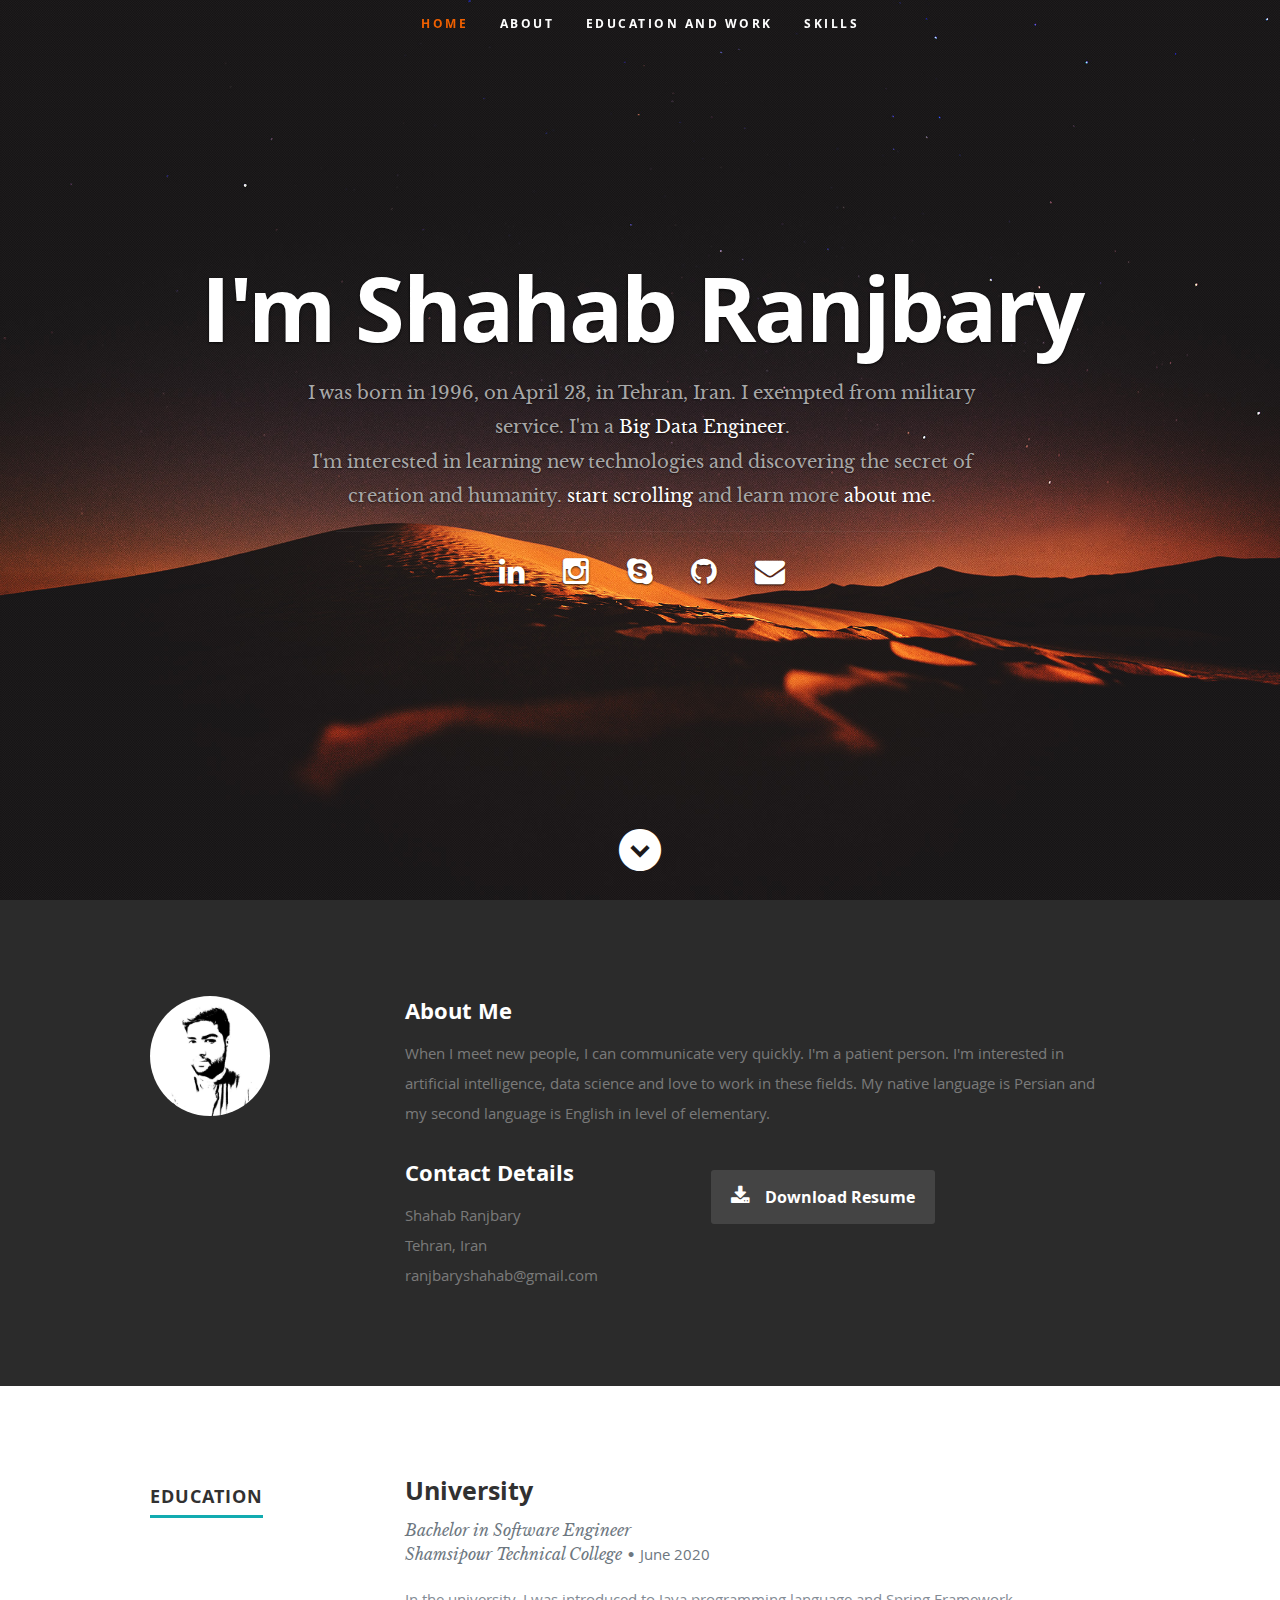
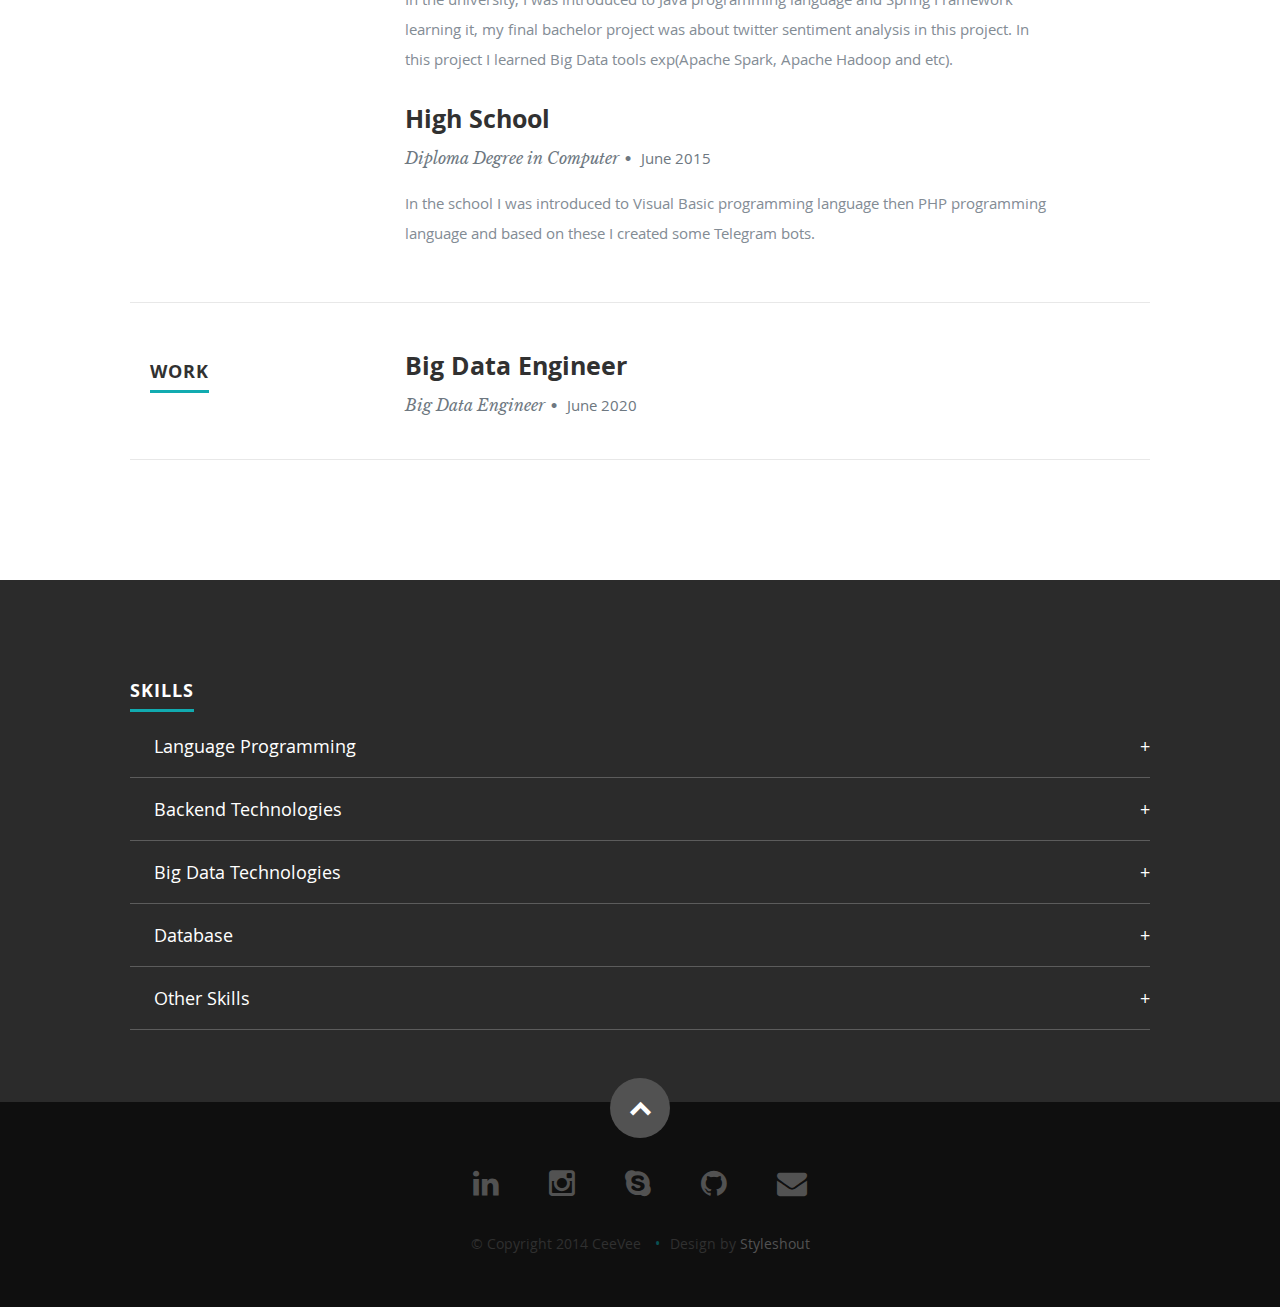
<file: index.html>
<!DOCTYPE html>
<!--[if lt IE 8 ]>
<html class="no-js ie ie7" lang="en"> <![endif]-->
<!--[if IE 8 ]>
<html class="no-js ie ie8" lang="en"> <![endif]-->
<!--[if (gte IE 8)|!(IE)]><!-->
<html class="no-js" lang="en"> <!--<![endif]-->
<head>

    <!--- Basic Page Needs
    ================================================== -->
    <meta charset="utf-8">
    <title>Shahab Ranjbary</title>
    <meta name="description" content="">
    <meta name="author" content="">

    <!-- Mobile Specific Metas
    ================================================== -->
    <meta name="viewport" content="width=device-width, initial-scale=1, maximum-scale=1">

    <!-- CSS
    ================================================== -->
    <link rel="stylesheet" href="css/default.css">
    <link rel="stylesheet" href="css/layout.css">
    <link rel="stylesheet" href="css/media-queries.css">
    <link rel="stylesheet" href="css/magnific-popup.css">

    <!-- Script
    ================================================== -->
    <script src="js/modernizr.js"></script>

    <!-- Favicons
     ================================================== -->
    <link rel="shortcut icon" href="favicon.png">

</head>

<body>

<!-- Header
================================================== -->
<header id="home">

    <nav id="nav-wrap">

        <a class="mobile-btn" href="#nav-wrap" title="Show navigation">Show navigation</a>
        <a class="mobile-btn" href="#" title="Hide navigation">Hide navigation</a>

        <ul id="nav" class="nav">
            <li class="current"><a class="smoothscroll" href="#home">Home</a></li>
            <li><a class="smoothscroll" href="#about">About</a></li>
            <li><a class="smoothscroll" href="#resume">Education and Work</a></li>
            <li><a class="smoothscroll" href="#skills">Skills</a></li>
        </ul> <!-- end #nav -->

    </nav> <!-- end #nav-wrap -->

    <div class="row banner">
        <div class="banner-text">
            <h1 class="responsive-headline">I'm Shahab Ranjbary</h1>
            <h3>I was born in 1996, on April 23, in Tehran, Iran. I exempted from military service.
                I'm a <span>Big Data Engineer</span>.
                <br>I'm interested in learning new technologies and discovering the secret of creation and humanity.
                <a class="smoothscroll" href="#about">start scrolling</a>
                and learn more <a class="smoothscroll" href="#about">about me</a>.</h3>
            <hr/>
            <ul class="social">
                <li><a href="https://www.linkedin.com/in/shahab-ranjbary-a499b6115/"><i class="fa fa-linkedin"></i></a>
                </li>
                <li><a href="https://www.instagram.com/ranjbaryshahab"><i class="fa fa-instagram"></i></a></li>
                <li><a href="https://join.skype.com/invite/sflwaBD0wVNM"><i class="fa fa-skype"></i></a></li>
                <li><a href="https://github.com/ranjbaryshahab"><i class="fa fa-github"></i></a></li>
                <li>
                    <a href="https://mail.google.com/mail/?to=ranjbaryshahab@gmail.com&bcc=admin@example.com&subject=Hey#compose"><i
                            class="fa fa-envelope"></i></a></li>

            </ul>
        </div>
    </div>

    <p class="scrolldown">
        <a class="smoothscroll" href="#about"><i class="icon-down-circle"></i></a>
    </p>

</header> <!-- Header End -->


<!-- About Section
================================================== -->
<section id="about">

    <div class="row">

        <div class="three columns">

            <img class="profile-pic" src="images/profilepic.jpg" alt=""/>

        </div>

        <div class="nine columns main-col">

            <h2>About Me</h2>

            <p>When I meet new people, I can communicate very quickly.
                I'm a patient person.
                I'm interested in <span>artificial intelligence</span>, <span>data science</span> and love to work in
                these fields. My native language is Persian and my second language is English in level of elementary.
            </p>
            <div class="row">
                <div class="columns contact-details">

                    <h2>Contact Details</h2>
                    <p class="address">
                        <span>Shahab Ranjbary</span><br>
                        <span>Tehran, Iran</span><br>
                        <span>ranjbaryshahab@gmail.com</span>
                    </p>

                </div>

                <div class="columns download">
                    <p>
                        <a href="Shahab's Resume.pdf" class="button"><i class="fa fa-download"></i>Download Resume</a>
                    </p>
                </div>

            </div> <!-- end row -->

        </div> <!-- end .main-col -->

    </div>

</section> <!-- About Section End-->


<!-- Resume Section
================================================== -->
<section id="resume">

    <!-- Education
    ----------------------------------------------- -->
    <div class="row education">

        <div class="three columns header-col">
            <h1><span>Education</span></h1>
        </div>

        <div class="nine columns main-col">

            <div class="row item">

                <div class="twelve columns">

                    <h3>University</h3>
                    <p class="info">Bachelor in Software Engineer<br>Shamsipour Technical College<span>&bull;</span><em
                            class="date">June 2020</em></p>
                    <p>
                        In the university, I was introduced to Java programming language and Spring Framework
                        learning it, my final bachelor project was about twitter sentiment analysis in this project.
                        In this project I learned Big Data tools exp(Apache Spark, Apache Hadoop and etc).
                    </p>

                </div>

            </div> <!-- item end -->

            <div class="row item">

                <div class="twelve columns">

                    <h3>High School</h3>
                    <p class="info">Diploma Degree in Computer<span>&bull;</span> <em class="date">June 2015</em></p>

                    <p>
                        In the school I was introduced to Visual Basic programming language then PHP programming
                        language
                        and based on these I created some Telegram bots.
                    </p>

                </div>

            </div> <!-- item end -->

        </div> <!-- main-col end -->

    </div> <!-- End Education -->


    <!-- Work
    ----------------------------------------------- -->
    <div class="row work">

        <div class="three columns header-col">
            <h1><span>Work</span></h1>
        </div>

        <div class="nine columns main-col">
            <div class="row item">

                <div class="twelve columns">

                    <h3>Big Data Engineer</h3>
                    <p class="info">Big Data Engineer<span>&bull;</span> <em class="date">June 2020</em></p>
                </div>

            </div> <!-- item end -->


        </div> <!-- main-col end -->

    </div> <!-- End Work -->

</section>
<!-- Skills
----------------------------------------------- -->

<section id="skills">
    <div class="row">
        <div class="row">
            <div class="two columns header-col">
                <h1><span>Skills</span></h1>
            </div>

            <div class="twelve columns">

                <div class="menu">
                    Language Programming
                    <span style="float: right">+</span>
                </div>
                <ul class="menu-ul">
                    <li class="menu-li">Java</li>
                    <li class="menu-li">Familiar with Scala</li>
                </ul>

                <div class="menu">
                    Backend Technologies
                    <span style="float: right">+</span>
                </div>
                <ul class="menu-ul">
                    <li class="menu-li">Spring Boot</li>
                </ul>

                <div class="menu">
                    Big Data Technologies
                    <span style="float: right">+</span>
                </div>
                <ul class="menu-ul">
                    <li class="menu-li">Apache Spark</li>
                    <li class="menu-li">Apache Hadoop</li>
                    <li class="menu-li">Familiar with Apache Hive</li>
                    <li class="menu-li">Familiar with Apache Pig</li>
                    <li class="menu-li">Familiar with Apache Impala</li>
                    <li class="menu-li">Familiar with Apache Nifi</li>
                </ul>

                <div class="menu">
                    Database
                    <span style="float: right">+</span>
                </div>
                <ul class="menu-ul">
                    <li class="menu-li">MySQL</li>
                    <li class="menu-li">SQL Server</li>
                    <li class="menu-li">Apache Cassandra</li>
                    <li class="menu-li">Familiar with HBase</li>
                </ul>

                <div class="menu">
                    Other Skills
                    <span style="float: right">+</span>
                </div>
                <ul class="menu-ul">
                    <li class="menu-li">Linux</li>
                </ul>
            </div>
        </div>

    </div>
</section> <!-- Skills Section End-->

<footer>
    <div class="row">

        <div class="twelve columns">

            <ul class="social-links">
                <li><a href="https://www.linkedin.com/in/shahab-ranjbary-a499b6115/"><i class="fa fa-linkedin"></i></a>
                </li>
                <li><a href="https://www.instagram.com/ranjbaryshahab"><i class="fa fa-instagram"></i></a></li>
                <li><a href="https://join.skype.com/invite/sflwaBD0wVNM"><i class="fa fa-skype"></i></a></li>
                <li><a href="https://github.com/ranjbaryshahab"><i class="fa fa-github"></i></a></li>
                <li>
                    <a href="https://mail.google.com/mail/?to=ranjbaryshahab@gmail.com&bcc=admin@example.com&subject=Hey#compose"><i
                            class="fa fa-envelope"></i></a></li>
            </ul>

            <ul class="copyright">
                <li>&copy; Copyright 2014 CeeVee</li>
                <li>Design by <a title="Styleshout" href="http://www.styleshout.com/">Styleshout</a></li>
            </ul>

        </div>

        <div id="go-top"><a class="smoothscroll" title="Back to Top" href="#home"><i class="icon-up-open"></i></a></div>


    </div>

</footer> <!-- Footer End-->


<!-- Java Script
================================================== -->
<script src="http://ajax.googleapis.com/ajax/libs/jquery/1.10.2/jquery.min.js"></script>
<script>window.jQuery || document.write('<script src="js/jquery-1.10.2.min.js"><\/script>')</script>
<script type="text/javascript" src="js/jquery-migrate-1.2.1.min.js"></script>

<script src="js/jquery.flexslider.js"></script>
<script src="js/waypoints.js"></script>
<script src="js/jquery.fittext.js"></script>
<script src="js/magnific-popup.js"></script>
<script src="js/init.js"></script>
<script src="js/collapsible.js"></script>

</body>

</html>
</file>
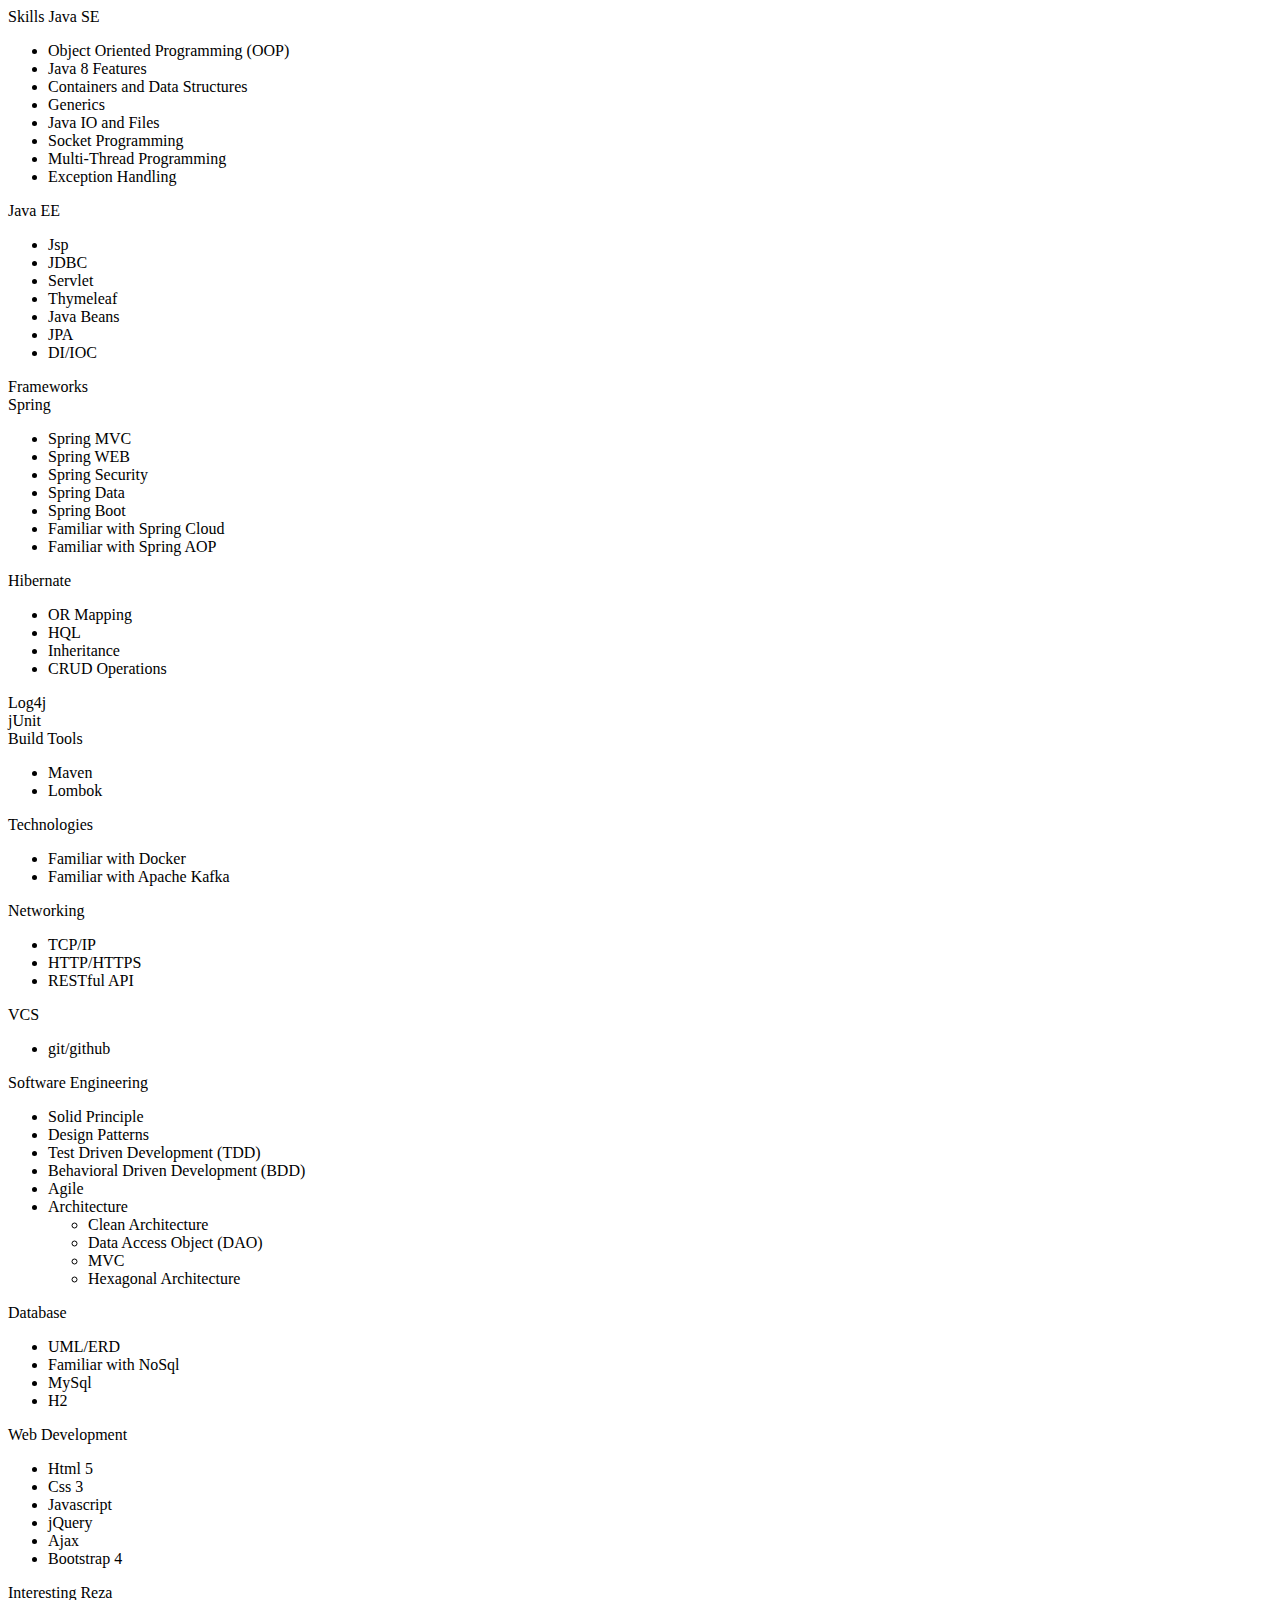
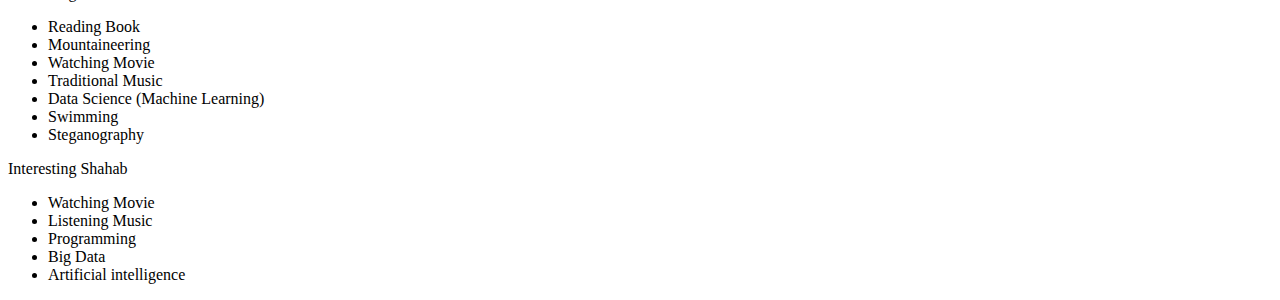
<file: resume.html>
<!DOCTYPE html>
<html lang="en">
<head>
    <meta charset="UTF-8">
    <title>Title</title>
</head>
<body>

<div>
    Skills
    Java SE
    <ul>
        <li>Object Oriented Programming (OOP)</li>
        <li>Java 8 Features</li>
        <li>‫‪Containers‬‬ ‫‪and‬‬ ‫‪Data‬‬ ‫‪Structures‬‬</li>
        <li>Generics</li>
        <li>‫‪Java‬‬ ‫‪IO‬‬ ‫‪and‬‬ ‫‪Files‬‬</li>
        <li>Socket Programming</li>
        <li>‫‪Multi-Thread‬‬ ‫‪Programming‬‬</li>
        <li>Exception Handling</li>
    </ul>
    Java EE
    <ul>
        <li>Jsp</li>
        <li>JDBC</li>
        <li>Servlet</li>
        <li>Thymeleaf</li>
        <li>Java Beans</li>
        <li>JPA</li>
        <li>DI/IOC</li>
    </ul>
    Frameworks
    <ui>
        <li>
            Spring
            <ul>
                <li>Spring MVC</li>
                <li>Spring WEB</li>
                <li>Spring Security</li>
                <li>Spring Data</li>
                <li>Spring Boot</li>
                <li>Familiar with Spring Cloud</li>
                <li>Familiar with Spring AOP</li>
            </ul>
        </li>

        <li>
            Hibernate
            <ul>
                <li>OR Mapping</li>
                <li>HQL</li>
                <li>Inheritance</li>
                <li>CRUD Operations</li>
            </ul>
        </li>

        <li>Log4j</li>
        <li>jUnit</li>
    </ui>


    Build Tools
    <ul>
        <li>Maven</li>
        <li>Lombok</li>
    </ul>

    Technologies
    <ul>
        <li>Familiar with Docker</li>
        <li>Familiar with Apache Kafka</li>
    </ul>

    Networking
    <ul>
        <li>TCP/IP</li>
        <li>HTTP/HTTPS</li>
        <li>RESTful API</li>
    </ul>

    VCS
    <ul>
        <li>git/github</li>
    </ul>

    Software Engineering
    <ul>
        <li>Solid Principle</li>
        <li>Design Patterns</li>
        <li>Test Driven Development (TDD)</li>
        <li>Behavioral Driven Development (BDD)</li>
        <li>Agile</li>
        <li>Architecture
            <ul>
                <li>Clean Architecture</li>
                <li>Data Access Object (DAO)</li>
                <li>MVC</li>
                <li>Hexagonal Architecture</li>
            </ul>
        </li>
    </ul>

    Database
    <ul>
        <li>UML/ERD</li>
        <li>Familiar with NoSql</li>
        <li>MySql</li>
        <li>H2</li>
    </ul>

    Web Development
    <ul>
        <li>Html 5</li>
        <li>Css 3</li>
        <li>Javascript</li>
        <li>jQuery</li>
        <li>Ajax</li>
        <li>Bootstrap 4</li>
    </ul>
</div>

<div>
    Interesting Reza
    <ul>
        <li>Reading Book</li>
        <li>Mountaineering</li>
        <li>Watching Movie</li>
        <li>Traditional Music</li>
        <li>Data Science (Machine Learning)</li>
        <li>Swimming</li>
        <li>Steganography</li>
    </ul>
</div>

<div>
    Interesting Shahab
    <ul>
        <li>Watching Movie</li>
        <li>Listening Music</li>
        <li>Programming</li>
        <li>Big Data</li>
        <li>Artificial intelligence</li>
    </ul>
</div>
</body>
</html>
</file>
<file: css/default.css>
/*
=====================================================================
*   Ceevee v1.0 Default Stylesheet
*   url: styleshout.com
*   03-17-2014
=====================================================================

TOC:
a. Webfonts and Icon fonts
b. Reset
c. Default Styles
   1. Basic
   2. Typography
   3. Links
   4. Images
   5. Buttons
   6. Forms
d. Grid
e. Others
   1. Clearing
   2. Misc

=====================================================================  */

/* ------------------------------------------------------------------ */
/* a. Webfonts and Icon fonts
 ------------------------------------------------------------------ */

@import url("fonts.css");
@import url("fontello/css/fontello.css");
@import url("font-awesome/css/font-awesome.min.css");

/* ------------------------------------------------------------------
/* b. Reset
      Adapted from:
      Normalize.css - https://github.com/necolas/normalize.css/
      HTML5 Doctor Reset - html5doctor.com/html-5-reset-stylesheet/
/* ------------------------------------------------------------------ */

html, body, div, span, object, iframe,
h1, h2, h3, h4, h5, h6, p, blockquote, pre,
abbr, address, cite, code,
del, dfn, em, img, ins, kbd, q, samp,
small, strong, sub, sup, var,
b, i,
dl, dt, dd, ol, ul, li,
fieldset, form, label, legend,
table, caption, tbody, tfoot, thead, tr, th, td,
article, aside, canvas, details, figcaption, figure,
footer, header, hgroup, menu, nav, section, summary,
time, mark, audio, video {
   margin: 0;
   padding: 0;
   border: 0;
   outline: 0;
   font-size: 100%;
   vertical-align: baseline;
   background: transparent;
}

article,aside,details,figcaption,figure,
footer,header,hgroup,menu,nav,section {
   display: block;
}

audio,
canvas,
video {
   display: inline-block;
}

audio:not([controls]) {
   display: none;
   height: 0;
}

[hidden] { display: none; }

code, kbd, pre, samp {
   font-family: monospace, serif;
   font-size: 1em;
}

pre {
   white-space: pre;
   white-space: pre-wrap;
   word-wrap: break-word;
}

blockquote, q { quotes: &#8220 &#8220; }

blockquote:before, blockquote:after,
q:before, q:after {
   content: '';
   content: none;
}

ins {
   background-color: #ff9;
   color: #000;
   text-decoration: none;
}

mark {
   background-color: #A7F4F6;
   color: #555;
}

del { text-decoration: line-through; }

abbr[title], dfn[title] {
   border-bottom: 1px dotted;
   cursor: help;
}

table {
   border-collapse: collapse;
   border-spacing: 0;
}


/* ------------------------------------------------------------------ */
/* c. Default and Basic Styles
      Adapted from:
      Skeleton CSS Framework - http://www.getskeleton.com/
      Typeplate Typographic Starter Kit - http://typeplate.com/
/* ------------------------------------------------------------------ */

/*  1. Basic  ------------------------------------------------------- */

*,
*:before,
*:after {
   -moz-box-sizing: border-box;
   -webkit-box-sizing: border-box;
   box-sizing: border-box;
}

html {
   font-size: 62.5%;
   -webkit-font-smoothing: antialiased;
}

body {
   background: #fff;
   font-family: 'opensans-regular', sans-serif;
   font-weight: normal;
   font-size: 15px;
   line-height: 30px;
	color: #838C95;

   -webkit-font-smoothing: antialiased; /* Fix for webkit rendering */
	-webkit-text-size-adjust: 100%;
}

/*  2. Typography
       Vertical rhythm with leading derived from 6
--------------------------------------------------------------------- */

h1, h2, h3, h4, h5, h6 {
   color: #313131;
	font-family: 'opensans-bold', sans-serif;
   font-weight: normal;
}
h1 a, h2 a, h3 a, h4 a, h5 a, h6 a { font-weight: inherit; }
h1 { font-size: 38px; line-height: 42px; margin-bottom: 12px; letter-spacing: -1px; }
h2 { font-size: 28px; line-height: 36px; margin-bottom: 6px; }
h3 { font-size: 22px; line-height: 30px; margin-bottom: 12px; }
h4 { font-size: 20px; line-height: 30px; margin-bottom: 6px; }
h5 { font-size: 18px; line-height: 30px; }
h6 { font-size: 14px; line-height: 30px; }
.subheader { }

p { margin: 0 0 30px 0; }
p img { margin: 0; }
p.lead {
   font: 19px/36px 'opensans-light', sans-serif;
   margin-bottom: 18px;
}

/* for 'em' and 'strong' tags, font-size and line-height should be same with
the body tag due to rendering problems in some browsers */
em { font: 15px/30px 'opensans-italic', sans-serif; }
strong, b { font: 15px/30px 'opensans-bold', sans-serif; }
small { font-size: 11px; line-height: inherit; }

/*	Blockquotes */
blockquote {
   margin: 30px 0px;
   padding-left: 40px;
   position: relative;
}
blockquote:before {
   content: "\201C";
   opacity: 0.45;
   font-size: 80px;
   line-height: 0px;
   margin: 0;
   font-family: arial, sans-serif;

   position: absolute;
   top:  30px;
	left: 0;
}
blockquote p {
   font-family: 'librebaskerville-italic', serif;
   padding: 0;
   font-size: 18px;
   line-height: 36px;
}
blockquote cite {
   display: block;
   font-size: 12px;
   font-style: normal;
   line-height: 18px;
}
blockquote cite:before { content: "\2014 \0020"; }
blockquote cite a,
blockquote cite a:visited { color: #8B9798; border: none }

/* ---------------------------------------------------------------------
/*  Pull Quotes Markup
/*
    <aside class="pull-quote">
		<blockquote>
			<p></p>
		</blockquote>
	 </aside>
/*
/* --------------------------------------------------------------------- */
.pull-quote {
   position: relative;
	padding: 18px 30px 18px 0px;
}
.pull-quote:before,
.pull-quote:after {
	height: 1em;
	opacity: 0.45;
	position: absolute;
	font-size: 80px;
   font-family: Arial, Sans-Serif;
}
.pull-quote:before {
	content: "\201C";
	top:  33px;
	left: 0;
}
.pull-quote:after {
	content: '\201D';
	bottom: -33px;
	right: 0;
}
.pull-quote blockquote {
   margin: 0;
}
.pull-quote blockquote:before {
   content: none;
}

/* Abbreviations */
abbr {
   font-family: 'opensans-bold', sans-serif;
	font-variant: small-caps;
	text-transform: lowercase;
   letter-spacing: .5px;
	color: gray;
}
abbr:hover { cursor: help; }

/* drop cap */
.drop-cap:first-letter {
	float: left;
	margin: 0;
	padding: 14px 6px 0 0;
	font-size: 84px;
	font-family: /* Copperplate */ 'opensans-bold', sans-serif;
   line-height: 60px;
	text-indent: 0;
	background: transparent;
	color: inherit;
}

hr { border: solid #E3E3E3; border-width: 1px 0 0; clear: both; margin: 11px 0 30px; height: 0; }


/*  3. Links  ------------------------------------------------------- */

a, a:visited {
   text-decoration: none;
   outline: 0;
   color: #11ABB0;

   -webkit-transition: color .3s ease-in-out;
   -moz-transition: color .3s ease-in-out;
   -o-transition: color .3s ease-in-out;
   transition: color .3s ease-in-out;
}
a:hover, a:focus { color: #313131; }
p a, p a:visited { line-height: inherit; }


/*  4. List  --------------------------------------------------------- */

ul, ol { margin-bottom: 24px; margin-top: 12px; }
ul { list-style: none outside; }
ol { list-style: decimal; }
ol, ul.square, ul.circle, ul.disc { margin-left: 30px; }
ul.square { list-style: square outside; }
ul.circle { list-style: circle outside; }
ul.disc { list-style: disc outside; }
ul ul, ul ol,
ol ol, ol ul { margin: 6px 0 6px 30px; }
ul ul li, ul ol li,
ol ol li, ol ul li { margin-bottom: 6px; }
li { line-height: 18px; margin-bottom: 12px; }
ul.large li { }
li p { }

/* ---------------------------------------------------------------------
/*  Stats Tab Markup

    <ul class="stats-tabs">
		<li><a href="#">[value]<b>[name]</b></a></li>
	 </ul>

    Extend this object into your markup.
/*
/* --------------------------------------------------------------------- */
.stats-tabs {
   padding: 0;
   margin: 24px 0;
}
.stats-tabs li {
	display: inline-block;
	margin: 0 10px 18px 0;
	padding: 0 10px 0 0;
	border-right: 1px solid #ccc;
}
.stats-tabs li:last-child {
	margin: 0;
	padding: 0;
	border: none;
}
.stats-tabs li a {
	display: inline-block;
	font-size: 22px;
	font-family: 'opensans-bold', sans-serif;
   border: none;
   color: #313131;
}
.stats-tabs li a:hover {
   color:#11ABB0;
}
.stats-tabs li a b {
	display: block;
	margin: 6px 0 0 0;
	font-size: 13px;
	font-family: 'opensans-regular', sans-serif;
   color: #8B9798;
}

/* definition list */
dl { margin: 12px 0; }
dt { margin: 0; color:#11ABB0; }
dd { margin: 0 0 0 20px; }

/* Lining Definition Style Markup */
.lining dt,
.lining dd {
	display: inline;
	margin: 0;
}
.lining dt + dt:before,
.lining dd + dt:before {
	content: "\A";
	white-space: pre;
}
.lining dd + dd:before {
	content: ", ";
}
.lining dd:before {
	content: ": ";
	margin-left: -0.2em;
}

/* Dictionary Definition Style Markup */
.dictionary-style dt {
	display: inline;
	counter-reset: definitions;
}
.dictionary-style dt + dt:before {
	content: ", ";
	margin-left: -0.2em;
}
.dictionary-style dd {
	display: block;
	counter-increment: definitions;
}
.dictionary-style dd:before {
	content: counter(definitions, decimal) ". ";
}

/* Pagination */
.pagination {
   margin: 36px auto;
   text-align: center;
}
.pagination ul li {
   display: inline-block;
   margin: 0;
   padding: 0;
}
.pagination .page-numbers {
   font: 15px/18px 'opensans-bold', sans-serif;
   display: inline-block;
   padding: 6px 10px;
   margin-right: 3px;
   margin-bottom: 6px;
	color: #6E757C;
	background-color: #E6E8EB;

	-webkit-transition: all 200ms ease-in-out;
	-moz-transition: all 200ms ease-in-out;
	-o-transition: all 200ms ease-in-out;
	-ms-transition: all 200ms ease-in-out;
	transition: all 200ms ease-in-out;

   -moz-border-radius: 3px;
   -webkit-border-radius: 3px;
   -khtml-border-radius: 3px;
	border-radius: 3px;
}
.pagination .page-numbers:hover {
   background: #838A91;
   color: #fff;
}
.pagination .current,
.pagination .current:hover {
   background-color: #11ABB0;
   color: #fff;
}
.pagination .inactive,
.pagination .inactive:hover {
   background-color: #E6E8EB;
	color: #A9ADB2;
}
.pagination .prev, .pagination .next {}

/*  5. Images  --------------------------------------------------------- */

img {
   max-width: 100%;
   height: auto;
}
img.pull-right { margin: 12px 0px 0px 18px; }
img.pull-left { margin: 12px 18px 0px 0px; }

/*  6. Buttons  --------------------------------------------------------- */

.button,
.button:visited,
button,
input[type="submit"],
input[type="reset"],
input[type="button"] {
   font: 16px/30px 'opensans-bold', sans-serif;
   background: #11ABB0;
   display: inline-block;
	text-decoration: none;
   letter-spacing: 0;
   color: #fff;
	padding: 12px 20px;
	margin-bottom: 18px;
   border: none;
   cursor: pointer;
   height: auto;

   -webkit-transition: all .2s ease-in-out;
	-moz-transition: all .2s ease-in-out;
	-o-transition: all .2s ease-in-out;
	-ms-transition: all .2s ease-in-out;
	transition: all .2s ease-in-out;

   -moz-border-radius: 3px;
   -webkit-border-radius: 3px;
   -khtml-border-radius: 3px;
   border-radius: 3px;
}

.button:hover,
button:hover,
input[type="submit"]:hover,
input[type="reset"]:hover,
input[type="button"]:hover {
   background: #3d4145;
   color: #fff;
}

.button:active,
button:active,
input[type="submit"]:active,
input[type="reset"]:active,
input[type="button"]:active {
   background: #3d4145;
   color: #fff;
}

.button.full-width,
button.full-width,
input[type="submit"].full-width,
input[type="reset"].full-width,
input[type="button"].full-width {
	width: 100%;
	padding-left: 0 !important;
	padding-right: 0 !important;
	text-align: center;
}

/* Fix for odd Mozilla border & padding issues */
button::-moz-focus-inner,
input::-moz-focus-inner {
    border: 0;
    padding: 0;
}


/*  7. Forms  --------------------------------------------------------- */

form { margin-bottom: 24px; }
fieldset { margin-bottom: 24px; }

input[type="text"],
input[type="password"],
input[type="email"],
textarea,
select {
   display: block;
   padding: 18px 15px;
   margin: 0 0 24px 0;
   border: 0;
   outline: none;
   vertical-align: middle;
   min-width: 225px;
	max-width: 100%;
   font-size: 15px;
   line-height: 24px;
	color: #647373;
	background: #D3D9D9;

}

/* select { padding: 0;
   width: 220px;
   } */

input[type="text"]:focus,
input[type="password"]:focus,
input[type="email"]:focus,
textarea:focus {
   color: #B3B7BC;
	background-color: #3d4145;
}

textarea { min-height: 220px; }

label,
legend {
   font: 16px/24px 'opensans-bold', sans-serif;
	margin: 12px 0;
   color: #3d4145;
   display: block;
}
label span,
legend span {
	color: #8B9798;
   font: 14px/24px 'opensans-regular', sans-serif;
}

input[type="checkbox"],
input[type="radio"] {
    font-size: 15px;
    color: #737373;
}

input[type="checkbox"] { display: inline; }

/* ------------------------------------------------------------------ */
/* d. Grid
---------------------------------------------------------------------
   gutter = 40px.
/* ------------------------------------------------------------------ */

/* default
--------------------------------------------------------------- */
.row {
   width: 96%;
   max-width: 1020px;
   margin: 0 auto;
}
/* fixed width for IE8 */
.ie .row { width: 1000px ; }

.narrow .row { max-width: 980px; }

.row .row { width: auto; max-width: none; margin: 0 -20px; }

/* row clearing */
.row:before,
.row:after {
    content: " ";
    display: table;
}
.row:after {
    clear: both;
}

.column, .columns {
   position: relative;
   padding: 0 20px;
   min-height: 1px;
   float: left;
}
.column.centered, .columns.centered  {
    float: none;
    margin: 0 auto;
}

/* removed gutters */
.row.collapsed > .column,
.row.collapsed > .columns,
.column.collapsed, .columns.collapsed  { padding: 0; }

[class*="column"] + [class*="column"]:last-child { float: right; }
[class*="column"] + [class*="column"].end { float: right; }

/* column widths */
.row .one         { width: 8.33333%; }
.row .two         { width: 16.66667%; }
.row .three       { width: 25%; }
.row .four        { width: 33.33333%; }
.row .five        { width: 41.66667%; }
.row .six         { width: 50%; }
.row .seven       { width: 58.33333%; }
.row .eight       { width: 66.66667%; }
.row .nine        { width: 75%; }
.row .ten         { width: 83.33333%; }
.row .eleven      { width: 91.66667%; }
.row .twelve      { width: 100%; }

/* Offsets */
.row .offset-1    { margin-left: 8.33333%; }
.row .offset-2    { margin-left: 16.66667%; }
.row .offset-3    { margin-left: 25%; }
.row .offset-4    { margin-left: 33.33333%; }
.row .offset-5    { margin-left: 41.66667%; }
.row .offset-6    { margin-left: 50%; }
.row .offset-7    { margin-left: 58.33333%; }
.row .offset-8    { margin-left: 66.66667%; }
.row .offset-9    { margin-left: 75%; }
.row .offset-10   { margin-left: 83.33333%; }
.row .offset-11   { margin-left: 91.66667%; }

/* Push/Pull */
.row .push-1      { left: 8.33333%; }
.row .pull-1      { right: 8.33333%; }
.row .push-2      { left: 16.66667%; 	}
.row .pull-2      { right: 16.66667%; }
.row .push-3      { left: 25%; }
.row .pull-3      { right: 25%;	}
.row .push-4      { left: 33.33333%; }
.row .pull-4      { right: 33.33333%; }
.row .push-5      { left: 41.66667%; }
.row .pull-5      { right: 41.66667%; }
.row .push-6      { left: 50%; }
.row .pull-6      { right: 50%; }
.row .push-7      { left: 58.33333%; }
.row .pull-7      { right: 58.33333%; }
.row .push-8      { left: 66.66667%; 	}
.row .pull-8      { right: 66.66667%; }
.row .push-9      { left: 75%; }
.row .pull-9      { right: 75%; }
.row .push-10     { left: 83.33333%; }
.row .pull-10     { right: 83.33333%; }
.row .push-11     { left: 91.66667%; }
.row .pull-11     { right: 91.66667%; }

/* block grids
--------------------------------------------------------------------- */
.bgrid-sixths [class*="column"]   { width: 16.66667%; }
.bgrid-quarters [class*="column"] { width: 25%; }
.bgrid-thirds [class*="column"]   { width: 33.33333%; }
.bgrid-halves [class*="column"]   { width: 50%; }

[class*="bgrid"] [class*="column"] + [class*="column"]:last-child { float: left; }

/* Left clearing for block grid columns - columns that changes width in
different screen sizes. Allows columns with different heights to align
properly.
--------------------------------------------------------------------- */
.first { clear: left; }   /* first column in default screen */
.s-first { clear: none; } /* first column in smaller screens */

/* smaller screens
--------------------------------------------------------------- */
@media only screen and (max-width: 900px) {

   /* block grids on small screens */
   .s-bgrid-sixths [class*="column"]   { width: 16.66667%; }
   .s-bgrid-quarters [class*="column"] { width: 25%; }
   .s-bgrid-thirds [class*="column"]   { width: 33.33333%; }
   .s-bgrid-halves [class*="column"]   { width: 50%; }

   /* block grids left clearing */
   .first { clear: none; }
   .s-first { clear: left; }

}

/* mobile wide/smaller tablets
--------------------------------------------------------------- */
@media only screen and (max-width: 767px) {

   .row {
	   width: 460px;
	   margin: 0 auto;
      padding: 0;
	}
   .column, .columns {
	   width: auto !important;
	   float: none;
	   margin-left: 0;
	   margin-right: 0;
      padding: 0 30px;
   }
   .row .row { width: auto; max-width: none; margin: 0 -30px; }

   [class*="column"] + [class*="column"]:last-child { float: none; }
   [class*="bgrid"] [class*="column"] + [class*="column"]:last-child { float: none; }

   /* Offsets */
   .row .offset-1    { margin-left: 0%; }
   .row .offset-2    { margin-left: 0%; }
   .row .offset-3    { margin-left: 0%; }
   .row .offset-4    { margin-left: 0%; }
   .row .offset-5    { margin-left: 0%; }
   .row .offset-6    { margin-left: 0%; }
   .row .offset-7    { margin-left: 0%; }
   .row .offset-8    { margin-left: 0%; }
   .row .offset-9    { margin-left: 0%; }
   .row .offset-10   { margin-left: 0%; }
   .row .offset-11   { margin-left: 0%; }
}

/* mobile narrow
--------------------------------------------------------------- */
@media only screen and (max-width: 460px) {

   .row { width: auto; }

}

/* larger screens
--------------------------------------------------------------- */
@media screen and (min-width: 1200px) {

   .wide .row { max-width: 1180px; }

}

/* ------------------------------------------------------------------ */
/* e. Others
/* ------------------------------------------------------------------ */

/*  1. Clearing
    (http://nicolasgallagher.com/micro-clearfix-hack/
--------------------------------------------------------------------- */

.cf:before,
.cf:after {
    content: " ";
    display: table;
}
.cf:after {
    clear: both;
}

/*  2. Misc -------------------------------------------------------- */

.remove-bottom { margin-bottom: 0 !important; }
.half-bottom { margin-bottom: 12px !important; }
.add-bottom { margin-bottom: 24px !important; }
.no-border { border: none; }

.text-center  { text-align: center !important; }
.text-left    { text-align: left !important; }
.text-right   { text-align: right !important; }
.pull-left    { float: left !important; }
.pull-right   { float: right !important; }
.align-center {
	margin-left: auto !important;
	margin-right: auto !important;
	text-align: center !important;
}
</file>
<file: css/layout.css>
/*
=====================================================================
*   Ceevee v1.0 Layout Stylesheet
*   url: styleshout.com
*   03-18-2014
=====================================================================

   TOC:
   a. General Styles
   b. Header Styles
   c. About Section
   d. Resume Section
   e. Portfolio Section
   f. Call To Action Section
   g. Testimonials Section
   h. Contact Section
   i. Footer

===================================================================== */

/* ------------------------------------------------------------------ */
/* a. General Styles
/* ------------------------------------------------------------------ */

body { background: #0f0f0f; }

/* ------------------------------------------------------------------ */
/* b. Header Styles
/* ------------------------------------------------------------------ */

header {
   position: relative;
   height: 800px;
   min-height: 500px;
   width: 100%;
   background: #161415 url(../images/header-background.jpg) no-repeat top center;
   background-size: cover !important;
	-webkit-background-size: cover !important;
   text-align: center;
   overflow: hidden;
}

/* vertically center banner section */
header:before {
   content: '';
   display: inline-block;
   vertical-align: middle;
   height: 100%;
}
header .banner {
   display: inline-block;
   vertical-align: middle;
   margin: 0 auto;
   width: 85%;
   padding-bottom: 30px;
   text-align: center;
}

header .banner-text { width: 100%; }
header .banner-text h1 {
   font: 90px/1.1em 'opensans-bold', sans-serif;
   color: #fff;
   letter-spacing: -2px;
   margin: 0 auto 18px auto;
   text-shadow: 0px 1px 3px rgba(0, 0, 0, .8);
}
header .banner-text h3 {
   font: 18px/1.9em 'librebaskerville-regular', serif;
   color: #A8A8A8;
   margin: 0 auto;
   width: 70%;
   text-shadow: 0px 1px 2px rgba(0, 0, 0, .5);
}
header .banner-text h3 span,
header .banner-text h3 a {
   color: #fff;
}
header .banner-text hr {
   width: 60%;
   margin: 18px auto 24px auto;
   border-color: #2F2D2E;
   border-color: rgba(150, 150, 150, .1);
}

/* header social links */
header .social {
   margin: 24px 0;
   padding: 0;
   font-size: 30px;
   text-shadow: 0px 1px 2px rgba(0, 0, 0, .8);
}
header .social li {
   display: inline-block;
   margin: 0 15px;
   padding: 0;
}
header .social li a { color: #fff; }
header .social li a:hover { color: #11ABB0; }

/* scrolldown link */
header .scrolldown a {
   position: absolute;
   bottom: 30px;
   left: 50%;
   margin-left: -29px;
   color: #fff;
   display: block;
   height: 42px;
   width: 42px;
   font-size: 42px;
   line-height: 42px;
   color: #fff;
   border-radius: 100%;

   -webkit-transition: all .3s ease-in-out;
   -moz-transition: all .3s ease-in-out;
   -o-transition: all .3s ease-in-out;
   transition: all .3s ease-in-out;
}
header .scrolldown a:hover { color: #11ABB0; }

/* primary navigation
--------------------------------------------------------------------- */
#nav-wrap ul, #nav-wrap li, #nav-wrap a {
	 margin: 0;
	 padding: 0;
	 border: none;
	 outline: none;
}

/* nav-wrap */
#nav-wrap {
   font: 12px 'opensans-bold', sans-serif;
   width: 100%;
   text-transform: uppercase;
   letter-spacing: 2.5px;
   margin: 0 auto;
   z-index: 100;
   position: fixed;
   left: 0;
   top: 0;
}
.opaque { background-color: #333; }

/* hide toggle button */
#nav-wrap > a.mobile-btn { display: none; }

ul#nav {
   min-height: 48px;
   width: auto;

   /* center align the menu */
   text-align: center;
}
ul#nav li {
   position: relative;
   list-style: none;
   height: 48px;
   display: inline-block;
}

/* Links */
ul#nav li a {

/* 8px padding top + 8px padding bottom + 32px line-height = 48px */

   display: inline-block;
   padding: 8px 13px;
   line-height: 32px;
	text-decoration: none;
   text-align: left;
   color: #fff;

	-webkit-transition: color .2s ease-in-out;
	-moz-transition: color .2s ease-in-out;
	-o-transition: color .2s ease-in-out;
	-ms-transition: color .2s ease-in-out;
	transition: color .2s ease-in-out;
}

ul#nav li a:active { background-color: transparent !important; }
ul#nav li.current a { color: #F06000; }


/* ------------------------------------------------------------------ */
/* c. About Section
/* ------------------------------------------------------------------ */

#about {
   background: #2B2B2B;
   padding-top: 96px;
   padding-bottom: 66px;
   overflow: hidden;
}

#about a, #about a:visited  { color: #fff; }
#about a:hover, #about a:focus { color: #11ABB0; }

#about h2 {
   font: 22px/30px 'opensans-bold', sans-serif;
   color: #fff;
   margin-bottom: 12px;
}
#about p {
   line-height: 30px;
   color: #7A7A7A;
}
#about .profile-pic {
   position: relative;
   width: 120px;
   height: 120px;
   border-radius: 100%;
}
#about .contact-details { width: 41.66667%; }
#about .download {
   width: 58.33333%;
   padding-top: 6px;
}
#about .main-col { padding-right: 5%; }
#about .download .button {
   margin-top: 6px;
   background: #444;
}
#about .download .button:hover {
   background: #fff;
   color: #2B2B2B;
}
#about .download .button i {
   margin-right: 15px;
   font-size: 20px;
}

/* ------------------------------------------------------------------ */
/* d. Resume Section
/* ------------------------------------------------------------------ */

#resume {
    background: #fff;
    padding-top: 90px;
    padding-bottom: 72px;
    overflow: hidden;
}

#resume a, #resume a:visited  { color: #11ABB0; }
#resume a:hover, #resume a:focus { color: #313131; }

#resume h1 {
    font: 18px/24px 'opensans-bold', sans-serif;
    text-transform: uppercase;
    letter-spacing: 1px;
}
#resume h1 span {
    border-bottom: 3px solid #11ABB0;
    padding-bottom: 6px;
}
#resume h3 {
    font: 25px/30px 'opensans-bold', sans-serif;
}

#resume .header-col { padding-top: 9px; }
#resume .main-col { padding-right: 10%; }

.education, .work {
    margin-bottom: 48px;
    padding-bottom: 24px;
    border-bottom: 1px solid #E8E8E8;
}
#resume .info {
    font: 16px/24px 'librebaskerville-italic', serif;
    color: #6E7881;
    margin-bottom: 18px;
    margin-top: 9px;
}
#resume .info span {
    margin-right: 5px;
    margin-left: 5px;
}
#resume .date {
    font: 15px/24px 'opensans-regular', sans-serif;
    margin-top: 6px;
}

/* ------------------------------------------------------------------ */
/* l. Skills Section
/* ------------------------------------------------------------------ */

#skills {
    background: #2B2B2B;
    padding-top: 90px;
    padding-bottom: 72px;
    overflow: hidden;
}

#skills a, #skills a:visited  { color: #11ABB0; }
#skills a:hover, #skills a:focus { color: #313131; }

#skills h1 {
    font: 18px/24px 'opensans-bold', sans-serif;
    color: #fff;
    text-transform: uppercase;
    letter-spacing: 1px;
}
#skills h1 span {
    border-bottom: 3px solid #11ABB0;
    padding-bottom: 6px;
}
#skills h3 {
    font: 25px/30px 'opensans-bold', sans-serif;
}

#skills .header-col { padding-top: 9px; }
#skills .main-col { padding-right: 10%; }

/*----------------------------------------------*/
/*	Skill Bars
/*----------------------------------------------*/

.bars {
	width: 95%;
	float: left;
	padding: 0;
	text-align: left;
}
.bars .skills {
  	margin-top: 36px;
   list-style: none;
}
.bars li {
   position: relative;
  	margin-bottom: 60px;
  	background: #ccc;
  	height: 42px;
  	border-radius: 3px;
}
.bars li em {
	font: 15px 'opensans-bold', sans-serif;
   color: #313131;
	text-transform: uppercase;
   letter-spacing: 2px;
	font-weight: normal;
   position: relative;
	top: -36px;
}
.bar-expand {
   position: absolute;
   left: 0;
   top: 0;

   margin: 0;
   padding-right: 24px;
  	background: #313131;
   display: inline-block;
  	height: 42px;
   line-height: 42px;
   border-radius: 3px 0 0 3px;
}

.photoshop {
  	width: 60%;
  	-moz-animation: photoshop 2s ease;
  	-webkit-animation: photoshop 2s ease;
}
.illustrator {
  	width: 55%;
  	-moz-animation: illustrator 2s ease;
  	-webkit-animation: illustrator 2s ease;
}
.wordpress {
  	width: 50%;
  	-moz-animation: wordpress 2s ease;
  	-webkit-animation: wordpress 2s ease;
}
.css {
  	width: 90%;
  	-moz-animation: css 2s ease;
  	-webkit-animation: css 2s ease;
}
.html5 {
  	width: 80%;
  	-moz-animation: html5 2s ease;
  	-webkit-animation: html5 2s ease;
}
.jquery {
  	width: 50%;
  	-moz-animation: jquery 2s ease;
  	-webkit-animation: jquery 2s ease;
}

@-moz-keyframes photoshop {
  0%   { width: 0px;  }
  100% { width: 60%;  }
}
@-moz-keyframes illustrator {
  0%   { width: 0px;  }
  100% { width: 55%;  }
}
@-moz-keyframes wordpress {
  0%   { width: 0px;  }
  100% { width: 50%;  }
}
@-moz-keyframes css {
  0%   { width: 0px;  }
  100% { width: 90%;  }
}
@-moz-keyframes html5 {
  0%   { width: 0px;  }
  100% { width: 80%;  }
}
@-moz-keyframes jquery {
  0%   { width: 0px;  }
  100% { width: 50%;  }
}

@-webkit-keyframes photoshop {
  0%   { width: 0px;  }
  100% { width: 60%;  }
}
@-webkit-keyframes illustrator {
  0%   { width: 0px;  }
  100% { width: 55%;  }
}
@-webkit-keyframes wordpress {
  0%   { width: 0px;  }
  100% { width: 50%;  }
}
@-webkit-keyframes css {
  0%   { width: 0px;  }
  100% { width: 90%;  }
}
@-webkit-keyframes html5 {
  0%   { width: 0px;  }
  100% { width: 80%;  }
}
@-webkit-keyframes jquery {
  0%   { width: 0px;  }
  100% { width: 50%;  }
}

/* ------------------------------------------------------------------ */
/* e. Portfolio Section
/* ------------------------------------------------------------------ */

#portfolio {
   background: #ebeeee;
   padding-top: 90px;
   padding-bottom: 60px;
}
#portfolio h1 {
   font: 15px/24px 'opensans-semibold', sans-serif;
   text-transform: uppercase;
   letter-spacing: 1px;
   text-align: center;
   margin-bottom: 48px;
   color: #95A3A3;
}

/* Portfolio Content */
#portfolio-wrapper .columns { margin-bottom: 36px; }
.portfolio-item .item-wrap {
   background: #fff;
   overflow: hidden;
   position: relative;

   -webkit-transition: all 0.3s ease-in-out;
	-moz-transition: all 0.3s ease-in-out;
	-o-transition: all 0.3s ease-in-out;
	-ms-transition: all 0.3s ease-in-out;
	transition: all 0.3s ease-in-out;
}
.portfolio-item .item-wrap a {
   display: block;
   cursor: pointer;
}

/* overlay */
.portfolio-item .item-wrap .overlay {
   position: absolute;
   left: 0;
   top: 0;
   width: 100%;
   height: 100%;

	opacity: 0;
	-moz-opacity: 0;
	filter:alpha(opacity=0);

   -webkit-transition: opacity 0.3s ease-in-out;
	-moz-transition: opacity 0.3s ease-in-out;
	-o-transition: opacity 0.3s ease-in-out;
	transition: opacity 0.3s ease-in-out;

   background: url(../images/overlay-bg.png) repeat;
}
.portfolio-item .item-wrap .link-icon {
   display: block;
   color: #fff;
   height: 30px;
   width: 30px;
   font-size: 18px;
   line-height: 30px;
   text-align: center;

   opacity: 0;
	-moz-opacity: 0;
	filter:alpha(opacity=0);

   -webkit-transition: opacity 0.3s ease-in-out;
	-moz-transition: opacity 0.3s ease-in-out;
	-o-transition: opacity 0.3s ease-in-out;
	transition: opacity 0.3s ease-in-out;

   position: absolute;
   top: 50%;
   left: 50%;
   margin-left: -15px;
   margin-top: -15px;
}
.portfolio-item .item-wrap img {
   vertical-align: bottom;
}
.portfolio-item .portfolio-item-meta { padding: 18px }
.portfolio-item .portfolio-item-meta h5 {
   font: 14px/21px 'opensans-bold', sans-serif;
   color: #fff;
}
.portfolio-item .portfolio-item-meta p {
   font: 12px/18px 'opensans-light', sans-serif;
   color: #c6c7c7;
   margin-bottom: 0;
}

/* on hover */
.portfolio-item:hover .overlay {
	opacity: 1;
	-moz-opacity: 1;
	filter:alpha(opacity=100);
}
.portfolio-item:hover .link-icon {
   opacity: 1;
	-moz-opacity: 1;
	filter:alpha(opacity=100);
}

/* popup modal */
.popup-modal {
	max-width: 550px;
	background: #fff;
	position: relative;
	margin: 0 auto;
}
.popup-modal .description-box { padding: 12px 36px 18px 36px; }
.popup-modal .description-box h4 {
   font: 15px/24px 'opensans-bold', sans-serif;
	margin-bottom: 12px;
   color: #111;
}
.popup-modal .description-box p {
	font: 14px/24px 'opensans-regular', sans-serif;
   color: #A1A1A1;
   margin-bottom: 12px;
}
.popup-modal .description-box .categories {
   font: 11px/21px 'opensans-light', sans-serif;
   color: #A1A1A1;
   text-transform: uppercase;
   letter-spacing: 2px;
   display: block;
   text-align: left;
}
.popup-modal .description-box .categories i {
   margin-right: 8px;
}
.popup-modal .link-box {
   padding: 18px 36px;
   background: #111;
   text-align: left;
}
.popup-modal .link-box a {
   color: #fff;
	font: 11px/21px 'opensans-bold', sans-serif;
	text-transform: uppercase;
   letter-spacing: 3px;
   cursor: pointer;
}
.popup-modal a:hover {	color: #00CCCC; }
.popup-modal a.popup-modal-dismiss { margin-left: 24px; }


/* fadein/fadeout effect for modal popup
/* ------------------------------------------------------------------ */

/* content at start */
.mfp-fade.mfp-wrap .mfp-content .popup-modal {
   opacity: 0;
   -webkit-transition: all 200ms ease-in-out;
	-moz-transition: all 200ms ease-in-out;
	-o-transition: all 200ms ease-in-out;
	-ms-transition: all 200ms ease-in-out;
   transition: all 200ms ease-in-out;
}
/* content fadein */
.mfp-fade.mfp-wrap.mfp-ready .mfp-content .popup-modal {
   opacity: 1;
}
/* content fadeout */
.mfp-fade.mfp-wrap.mfp-removing .mfp-content .popup-modal {
   opacity: 0;
}

/* ------------------------------------------------------------------ */
/* f. Call To Action Section
/* ------------------------------------------------------------------ */

#call-to-action {
   background: #212121;
   padding-top: 66px;
   padding-bottom: 48px;
}
#call-to-action h1 {
   font: 18px/24px 'opensans-bold', sans-serif;
   text-transform: uppercase;
   letter-spacing: 3px;
   color: #fff;
}
#call-to-action h1 span { display: none; }
#call-to-action .header-col h1:before {
   font-family: 'FontAwesome';
   content: "\f0ac";
	padding-right: 10px;
	font-size: 72px;
   line-height: 72px;
   text-align: left;
   float: left;
   color: #fff;
}
#call-to-action .action {
   margin-top: 12px;
}
#call-to-action h2 {
   font: 28px/36px 'opensans-bold', sans-serif;
   color: #EBEEEE;
   margin-bottom: 6px;
}
#call-to-action h2 a {
   color: inherit;
}
#call-to-action p {
   color: #636363;
   font-size: 17px;
}
/*#
call-to-action .button {
	color:#fff;
   background: #0D0D0D;
}
*/
#call-to-action .button:hover,
#call-to-action .button:active {
   background: #FFFFFF;
   color: #0D0D0D;
}
#call-to-action p span {
	font-family: 'opensans-semibold', sans-serif; 
	color: #D8D8D8;
}

/* ------------------------------------------------------------------
/* g. Testimonials
/* ------------------------------------------------------------------ */

#testimonials {
   background: #1F1F1F url(../images/testimonials-bg.jpg) no-repeat center center;
   background-size: cover !important;
	-webkit-background-size: cover !important;
   background-attachment: fixed;

   position: relative;
   min-height: 200px;
   width: 100%;
   overflow: hidden;
}
#testimonials .text-container {
   padding-top: 96px;
   padding-bottom: 66px;
}
#testimonials h1 {
   font: 18px/24px 'opensans-bold', sans-serif;   
   text-transform: uppercase;
   letter-spacing: 3px;
   color: #fff;
}
#testimonials h1 span { display: none; }
#testimonials .header-col { padding-top: 9px; }
#testimonials .header-col h1:before {
   font-family: 'FontAwesome';
   content: "\f10d";
	padding-right: 10px;
	font-size: 72px;
   line-height: 72px;
   text-align: left;
   float: left;
   color: #fff;
}

/*	Blockquotes */
#testimonials blockquote {
   margin: 0 0px 30px 0px;
   padding-left: 0;
   position: relative;
   text-shadow: 0px 1px 3px rgba(0, 0, 0, 1);
}
#testimonials blockquote:before { content: none; }
#testimonials blockquote p {
   font-family: 'librebaskerville-italic', serif;
   padding: 0;
   font-size: 24px;
   line-height: 48px;
   color: #fff
}
#testimonials blockquote cite {
   display: block;
   font-size: 12px;
   font-style: normal;
   line-height: 18px;
   color: #fff;
}
#testimonials blockquote cite:before { content: "\2014 \0020"; }
#testimonials blockquote cite a,
#testimonials blockquote cite a:visited { color: #8B9798; border: none }

/* Flex Slider
/* ------------------------------------------------------------------ */

/* Reset */
.flexslider a:active,
.flexslider a:focus  { outline: none; }
.slides,
.flex-control-nav,
.flex-direction-nav { margin: 0; padding: 0; list-style: none; }
.slides li { margin: 0; padding: 0;}

/* Necessary Styles */
.flexslider {
   position: relative;
   zoom: 1;
   margin: 0;
   padding: 0;
}
.flexslider .slides { zoom: 1; }
.flexslider .slides > li { position: relative; }

/* Hide the slides before the JS is loaded. Avoids image jumping */
.flexslider .slides > li { display: none; -webkit-backface-visibility: hidden; }
/* Suggested container for slide animation setups. Can replace this with your own */
.flex-container { zoom: 1; position: relative; }

/* Clearfix for .slides */
.slides:before,
.slides:after {
   content: " ";
   display: table;
}
.slides:after {
   clear: both;
}

/* No JavaScript Fallback */
/* If you are not using another script, such as Modernizr, make sure you
 * include js that eliminates this class on page load */
.no-js .slides > li:first-child { display: block; }

/* Slider Styles */
.slides { zoom: 1; }
.slides > li {
   /*margin-right: 5px; */
   overflow: hidden;
}

/* Control Nav */
.flex-control-nav {
    width: 100%;
    position: absolute;
    bottom: -20px;
    text-align: left;
}
.flex-control-nav li {
    margin: 0 6px;
    display: inline-block;
    zoom: 1;
    *display: inline;
}
.flex-control-paging li a {
    width: 12px;
    height: 12px;
    display: block;
    background: #ddd;
    background: rgba(255, 255, 255, .3);
    cursor: pointer;
    text-indent: -9999px;
    -webkit-border-radius: 20px;
    -moz-border-radius: 20px;
    -o-border-radius: 20px;
    border-radius: 20px;
    box-shadow: inset 0 0 3px rgba(255, 255, 255, .3);
}
.flex-control-paging li a:hover {
    background: #CCC;
    background: rgba(255, 255, 255, .7);
}
.flex-control-paging li a.flex-active {
    background: #fff;
    background: rgba(255, 255, 255, .9);
    cursor: default;
}

/* ------------------------------------------------------------------ */
/* h. Contact Section
/* ------------------------------------------------------------------ */

#contact {
   background: #191919;
   padding-top: 96px;
   padding-bottom: 102px;
   color: #636363;
}
#contact .section-head { margin-bottom: 42px; }

#contact a, #contact a:visited  { color: #11ABB0; }
#contact a:hover, #contact a:focus { color: #fff; }

#contact h1 {
   font: 18px/24px 'opensans-bold', sans-serif;
   text-transform: uppercase;
   letter-spacing: 3px;
   color: #EBEEEE;
   margin-bottom: 6px;
}
#contact h1 span { display: none; }
#contact h1:before {
   font-family: 'FontAwesome';
   content: "\f0e0";
	padding-right: 10px;
	font-size: 72px;
   line-height: 72px;
   text-align: left;
   float: left;
   color: #ebeeee;
}

#contact h4 {
   font: 16px/24px 'opensans-bold', sans-serif;
   color: #EBEEEE;
   margin-bottom: 6px;
}
#contact p.lead {
   font: 18px/36px 'opensans-light', sans-serif;
   padding-right: 3%;
}
#contact .header-col { padding-top: 6px; }


/* contact form */
#contact form { margin-bottom: 30px; }
#contact label {
   font: 15px/24px 'opensans-bold', sans-serif;
   margin: 12px 0;
   color: #EBEEEE;
	display: inline-block;
	float: left;
   width: 26%;
}
#contact input,
#contact textarea,
#contact select {
   padding: 18px 20px;
	color: #eee;
	background: #373233;
	margin-bottom: 42px;
	border: 0;
	outline: none;
   font-size: 15px;
   line-height: 24px;
   width: 65%;
}
#contact input:focus,
#contact textarea:focus,
#contact select:focus {
	color: #fff;
	background-color: #11ABB0;
}
#contact button.submit {
	text-transform: uppercase;
	letter-spacing: 3px;
	color:#fff;
   background: #0D0D0D;
	border: none;
   cursor: pointer;
   height: auto;
   display: inline-block;
	border-radius: 3px;
   margin-left: 26%;
}
#contact button.submit:hover {
	color: #0D0D0D;
	background: #fff;
}
#contact span.required {
	color: #11ABB0;
	font-size: 13px;
}
#message-warning, #message-success {
   display: none;
	background: #0F0F0F;
	padding: 24px 24px;
	margin-bottom: 36px;
   width: 65%;
   margin-left: 26%;
}
#message-warning { color: #D72828; }
#message-success { color: #11ABB0; }

#message-warning i,
#message-success i {
   margin-right: 10px;
}
#image-loader {
   display: none;
   position: relative;
   left: 18px;
   top: 17px;
}


/* Twitter Feed */
#twitter {
   margin-top: 12px;
   padding: 0;
}
#twitter li {
   margin: 6px 0px 12px 0;
   line-height: 30px;
}
#twitter li span {
   display: block;
}
#twitter li b a {
   font: 13px/36px 'opensans-regular', Sans-serif;
   color: #474747 !important;
   border: none;
}


/* ------------------------------------------------------------------ */
/* i. Footer
/* ------------------------------------------------------------------ */

footer {
   padding-top: 48px;
   margin-bottom: 48px;
   color: #303030;
   font-size: 14px;
   text-align: center;
   position: relative;
}

footer a, footer a:visited { color: #525252; }
footer a:hover, footer a:focus { color: #fff; }

/* copyright */
footer .copyright {
    margin: 0;
    padding: 0;
 }
footer .copyright li {
    display: inline-block;
    margin: 0;
    padding: 0;
    line-height: 24px;
}
.ie footer .copyright li {
   display: inline;
}
footer .copyright li:before {
    content: "\2022";
    padding-left: 10px;
    padding-right: 10px;
    color: #095153;
}
footer .copyright  li:first-child:before {
    display: none;
}

/* social links */
footer .social-links {
   margin: 18px 0 30px 0;
   padding: 0;
   font-size: 30px;
}
footer .social-links li {
    display: inline-block;
    margin: 0;
    padding: 0;
    margin-left: 42px;
    color: #F06000;
}

footer .social-links li:first-child { margin-left: 0; }

/* Go To Top Button */
#go-top {
	position: absolute;
	top: -24px;
   left: 50%;
   margin-left: -30px;
}
#go-top a {
	text-decoration: none;
	border: 0 none;
	display: block;
	width: 60px;
	height: 60px;
	background-color: #525252;

	-webkit-transition: all 0.2s ease-in-out;
   -moz-transition: all 0.2s ease-in-out;
   -o-transition: all 0.2s ease-in-out;
   -ms-transition: all 0.2s ease-in-out;
   transition: all 0.2s ease-in-out;

   color: #fff;
   font-size: 21px;
   line-height: 60px;
 	border-radius: 100%;
}
#go-top a:hover { background-color: #0F9095; }

.menu {
    color: white;
    text-align: left;
    padding-left: 24px;
    padding-top: 16px;
    padding-bottom: 16px;
    font-size: 18px;
    border-bottom-width: 1px;
    border-bottom-style: solid;
    border-bottom-color: #5c5c5c;
}

.menu:hover{
    background-color: #424242;
    cursor: pointer;
}

.menu .text-right{
    float: right;
}

.menu .text-left{
    float: left;
}

.menu-ul {
    display: none;
    list-style: none;
    background-color: #5c5c5c;
    margin: 0;
    border-left: 2px;
    border-left-style: solid;
    border-left-color: #fff;
}

.menu-li {
    color: #cfd8dc;
    padding: 8px 8px 8px 8px;
    font-size: 16px;
}
</file>
<file: css/media-queries.css>
/* ==================================================================

*   Ceevee Media Queries
*   url: styleshout.com
*   03-18-2014

/* ================================================================== */


/* screenwidth less than 1024px
--------------------------------------------------------------------- */
@media only screen and (max-width: 1024px) {

    /* header styles
   ------------------------------------------------------------------ */
   header .banner-text h1 {
      font: 80px/1.1em 'opensans-bold', sans-serif;
      letter-spacing: -1px;
      margin: 0 auto 12px auto;
   }

}

/* screenwidth less than 900px
--------------------------------------------------------------------- */
@media only screen and (max-width: 900px) {

    /* header styles
   ------------------------------------------------------------------ */
   header .banner { padding-bottom: 12px; }
   header .banner-text h1 {
      font: 78px/1.1em 'opensans-bold', sans-serif;
      letter-spacing: -1px;      
   }
   header .banner-text h3 {
      font: 17px/1.9em 'librebaskerville-regular', serif;
      width: 80%;
   }
   header .banner-text hr {
      width: 65%;
      margin: 12px auto;
   }
   /* nav-wrap */
   #nav-wrap {
      font: 11px 'opensans-bold', sans-serif;
      letter-spacing: 1.5px;
   }


   /* About Section
   ------------------------------------------------------------------- */
   #about .profile-pic {
      width: 114px;
      height: 114px;
      margin-left: 12px;
   }
   #about .contact-details { width: 50%; }
   #about .download { width: 50%; }

   /* Resume Section
   ------------------------------------------------------------------- */
   #resume h1 { font: 16px/24px 'opensans-bold', sans-serif; }
   #resume .main-col { padding-right: 5%; }   

   /* Testimonials Section
   ------------------------------------------------------------------- */
   #testimonials .header-col h1:before {
      font-size: 66px;
      line-height: 66px;
   }
   #testimonials blockquote p {
      font-size: 22px;
      line-height: 46px;      
   }

    /* Call to Action Section
   ------------------------------------------------------------------- */
   #call-to-action .header-col h1:before {
      font-size: 66px;
      line-height: 66px;
   }

   /* Contact Section
   ------------------------------------------------------------------- */
   #contact .section-head { margin-bottom: 30px; }
   #contact .header-col h1:before {
      font-size: 66px;
      line-height: 66px;
   }
   #contact .section-head p.lead { font: 17px/33px opensans-light, sans-serif; }


}

/* mobile wide/smaller tablets
---------------------------------------------------------------------- */

@media only screen and (max-width: 767px) {

   /* mobile navigation
   -------------------------------------------------------------------- */
   #nav-wrap {
      font: 12px 'opensans-bold', sans-serif;
      background: transparent !important;
      letter-spacing: 1.5px;  
      width: auto;
      position: fixed;
      top: 0;
      right: 0;
   }
   #nav-wrap > a {
	   width: 48px;
		height: 48px;
		text-align: left;
		background-color: #CC5200;
		position: relative;
      border: none;
      float: right;

      font: 0/0 a;
      text-shadow: none;
      color: transparent;

      position: relative;
      top: 0px;
      right: 30px;
   }

	#nav-wrap > a:before,
   #nav-wrap > a:after {
	   position: absolute;
		border: 2px solid #fff;
		top: 35%;
		left: 25%;
		right: 25%;
		content: '';
	}
   #nav-wrap > a:after { top: 60%; }

   /* toggle buttons */
	#nav-wrap:not( :target ) > a:first-of-type,
	#nav-wrap:target > a:last-of-type  {
	   display: block;
	}

   /* hide menu panel */
   #nav-wrap ul#nav {
      height: auto;
		display: none;
      clear: both;
      width: auto; 
      float: right;     

      position: relative;
      top: 12px;
      right: 0;
   }

   /* display menu panels */
	#nav-wrap:target > ul#nav	{
	   display: block;
      padding: 30px 20px 48px 20px;
      background: #1f2024;
      margin: 0 30px;
      clear: both;
   }

   ul#nav li {
      display: block;
      height: auto;      
      margin: 0 auto; 
      padding: 0 4%;           
      text-align: left;
      border-bottom: 1px solid #2D2E34;
      border-bottom-style: dotted; 
   }
  
   ul#nav li a {  
      display: block;    
      margin: 0;
      padding: 0;      
      margin: 12px 0; 
      line-height: 16px; /* reset line-height from 48px */
      border: none;
   }  


   /* Header Styles
   -------------------------------------------------------------------- */
   header .banner {
      padding-bottom: 12px;
      padding-top: 6px;
   }
   header .banner-text h1 { font: 68px/1.1em 'opensans-bold', sans-serif; }
   header .banner-text h3 {
      font: 16px/1.9em 'librebaskerville-regular', serif;
      width: 85%;
   }
   header .banner-text hr {
      width: 80%;
      margin: 18px auto;
   }

   /* header social links */
   header .social {
      margin: 18px 0 24px 0;
      font-size: 24px;
      line-height: 36px;      
   }
   header .social li { margin: 0 10px; }

    /* scrolldown link */
   header .scrolldown { display: none; }


   /* About Section
   -------------------------------------------------------------------- */
   #about .profile-pic { display: none; }
   #about .download .button {
      width: 100%;
      text-align: center;
      padding: 15px 20px;
   }
   #about .main-col { padding-right: 30px; }


   /* Resume Section
   --------------------------------------------------------------------- */
   #resume .header-col {
      padding-top: 0;
      margin-bottom: 48px;
      text-align: center;
   }
   #resume h1 { letter-spacing: 3px; }
   #resume .main-col { padding-right: 30px; }
   #resume h3, #resume .info { text-align: center; }
      
   .bars { width: 100%; }


   /* Call To Action Section
   /* ----------------------------------------------------------------- */
   #call-to-action { text-align: center; }
   #call-to-action h1 {
      font: 16px/24px 'opensans-bold', sans-serif;
      text-align: center;
      margin-bottom: 30px;
      text-shadow: 0px 1px 3px rgba(0, 0, 0, 1);
   }
   #call-to-action h1 span { display: block; }
   #call-to-action .header-col h1:before { content: none; }
   #call-to-action p { font-size: 15px; }


   /* Portfolio Section
   /* ----------------------------------------------------------------- */
   #portfolio-wrapper .columns { margin-bottom: 40px; }
   .popup-modal {	max-width: 85%; }


   /* Testimonials Section
   ----------------------------------------------------------------------- */
   #testimonials .text-container { text-align: center; }
   #testimonials h1 {
      font: 16px/24px 'opensans-bold', sans-serif;
      text-align: center;
      margin-bottom: 30px;
      text-shadow: 0px 1px 3px rgba(0, 0, 0, 1);
   }
   #testimonials h1 span { display: block; }
   #testimonials .header-col h1:before { content: none; }
   #testimonials blockquote { padding-bottom: 24px; }
   #testimonials blockquote p {
      font-size: 20px;
      line-height: 42px;      
   }

   /* Control Nav */
   .flex-control-nav {
      text-align: center;
      margin-left: -30px;
   }


   /* contact Section
   ----------------------------------------------------------------------- */
   #contact { padding-bottom: 66px; }
   #contact .section-head { margin-bottom: 12px; }
   #contact .section-head h1 {
      font: 16px/24px 'opensans-bold', sans-serif;            
      text-align: center;   
      margin-bottom: 30px;
      text-shadow: 0px 1px 3px rgba(0, 0, 0, 1);
   }  
   #contact h1 span { display: block; }
   #contact .header-col { padding-top: 0; }
   #contact .header-col h1:before { content: none;	}
   #contact .section-head p.lead { text-align: center;}

   /* form */
   #contact label {
      float: none;
      width: 100%;
   }
   #contact input,
   #contact textarea,
   #contact select {
     	margin-bottom: 6px;    	
      width: 100%;
   }
   #contact button.submit { margin: 30px 0 24px 0; }
   #message-warning, #message-success {
      width: 100%;
      margin-left: 0;
   }


   /* footer
   ------------------------------------------------------------------------ */
  
   /* copyright */
   footer .copyright li:before { content: none; }
   footer .copyright li { margin-right: 12px; }

   /* social links */
   footer .social-links { font-size: 22px; }
   footer .social-links li { margin-left: 18px; }

   /* Go To Top Button */
   #go-top { margin-left: -22px; }
   #go-top a {
   	width: 54px;
   	height: 54px;
      font-size: 18px;
      line-height: 54px;
   }


}

/* mobile narrow
  -------------------------------------------------------------------------- */

@media only screen and (max-width: 480px) {

   /* mobile navigation
   -------------------------------------------------------------------- */
   #nav-wrap ul#nav { width: auto; float: none; }

   /* header styles
   -------------------------------------------------------------------- */
   header .banner { padding-top: 24px; }
   header .banner-text h1 {
      font: 40px/1.1em 'opensans-bold', sans-serif;      
      margin: 0 auto 24px auto;
   }
   header .banner-text h3 {
      font: 14px/1.9em 'librebaskerville-regular', sans-serif;
      width: 90%;
   }
  
   /* header social links */
   header .social { font-size: 20px;}
   header .social li { margin: 0 6px; }

   /* footer
   ------------------------------------------------------------------------ */

   /* social links */
   footer .social-links { font-size: 20px; }
   footer .social-links li { margin-left: 14px; }   

}
</file>
